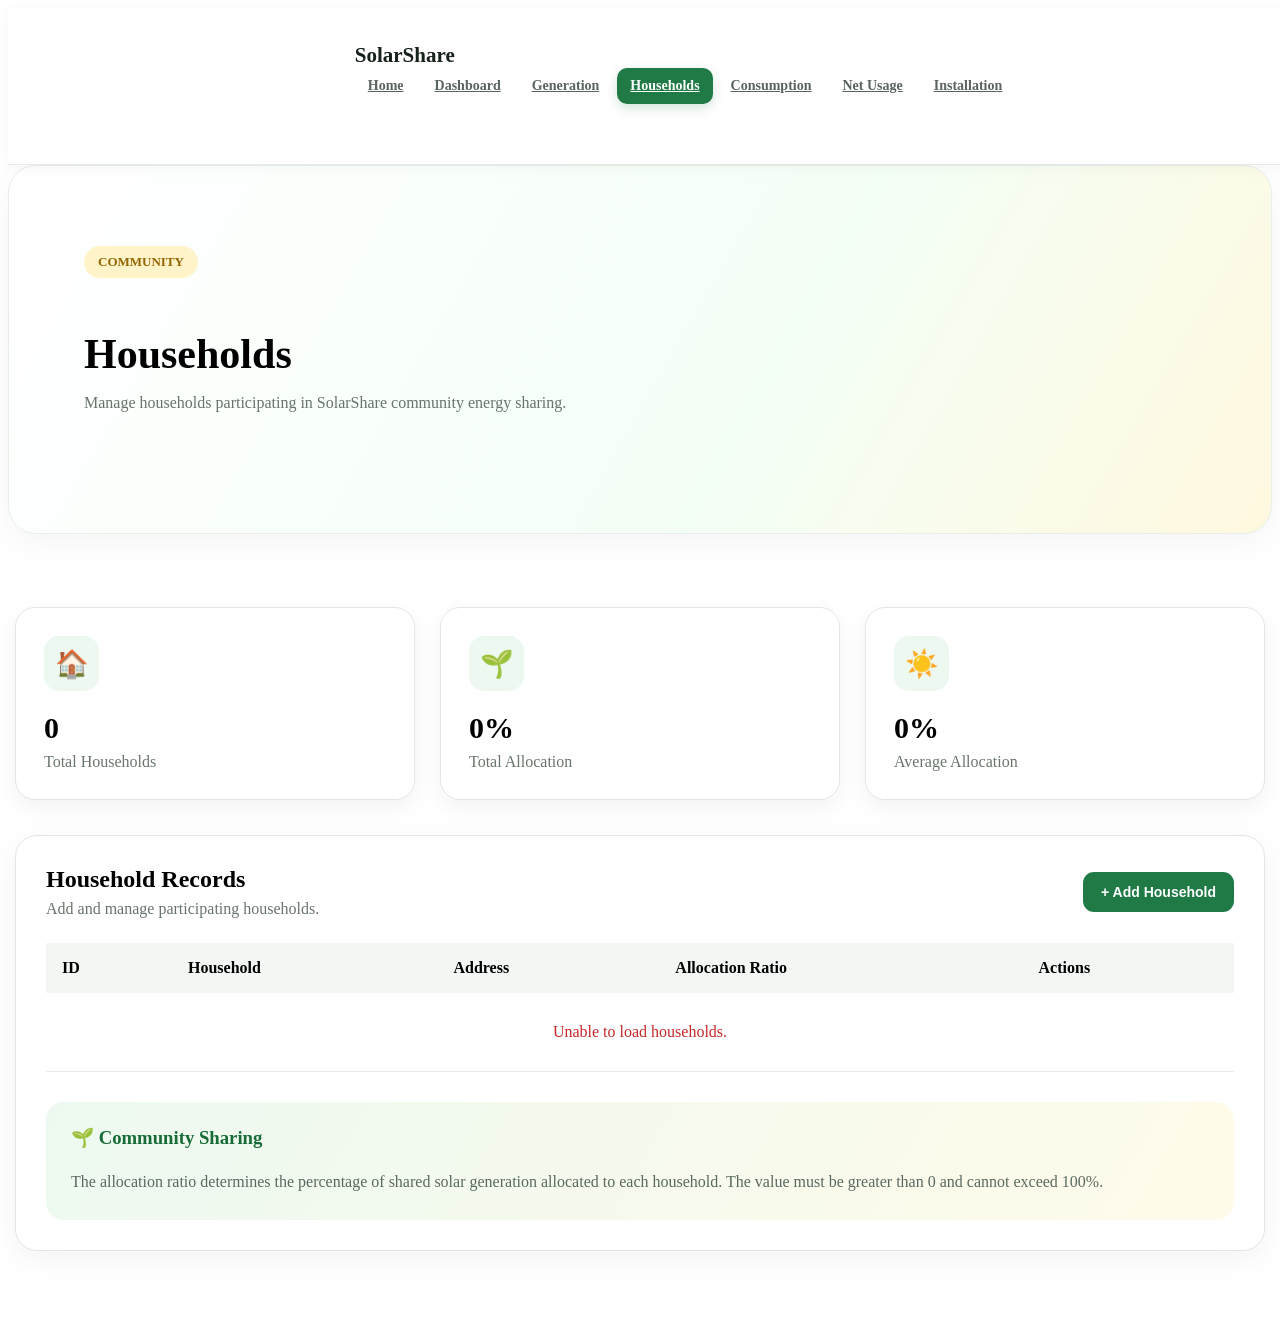
<file: solarshare/src/main/resources/static/households.html>
<!DOCTYPE html>
<html lang="en">

<head>

    <meta charset="UTF-8">

    <meta name="viewport"
          content="width=device-width, initial-scale=1.0">

    <title>SolarShare | Households</title>

    <link rel="stylesheet" href="style.css">

    <style>

        .household-page {
            padding: 45px 0 80px;
        }

        .household-stats {
            display: grid;
            grid-template-columns: repeat(3, 1fr);
            gap: 25px;
            margin-bottom: 35px;
        }

        .household-card {
            background: white;
            border: 1px solid #e1e8e3;
            border-radius: 20px;
            padding: 28px;
            box-shadow: 0 8px 25px rgba(0,0,0,0.05);
        }

        .household-icon {
            width: 55px;
            height: 55px;
            border-radius: 15px;
            background: #edf8f0;
            display: flex;
            align-items: center;
            justify-content: center;
            font-size: 27px;
            margin-bottom: 20px;
        }

        .household-card h2 {
            margin: 0 0 8px;
            font-size: 30px;
        }

        .household-card p {
            margin: 0;
            color: #68756c;
        }

        .household-section {
            background: white;
            border: 1px solid #e1e8e3;
            border-radius: 22px;
            padding: 30px;
            box-shadow: 0 8px 30px rgba(0,0,0,0.05);
        }

        .section-top {
            display: flex;
            justify-content: space-between;
            align-items: center;
            gap: 20px;
            margin-bottom: 25px;
        }

        .section-top h2 {
            margin: 0 0 7px;
        }

        .section-top p {
            margin: 0;
            color: #68756c;
        }

        .household-table-wrapper {
            overflow-x: auto;
        }

        .household-table {
            width: 100%;
            border-collapse: collapse;
            min-width: 750px;
        }

        .household-table th {
            background: #f3f7f4;
            text-align: left;
            padding: 16px;
        }

        .household-table td {
            padding: 17px 16px;
            border-bottom: 1px solid #e7ece8;
        }

        .household-name {
            font-weight: 700;
            color: #183a24;
        }

        .allocation-badge {
            display: inline-block;
            padding: 8px 14px;
            border-radius: 20px;
            background: #e9f7ed;
            color: #19723b;
            font-weight: 700;
        }

        .delete-btn {
            border: none;
            border-radius: 8px;
            padding: 8px 14px;
            cursor: pointer;
            font-weight: 600;
            background: #ffecec;
            color: #c62828;
        }

        .modal-overlay {
            display: none;
            position: fixed;
            inset: 0;
            background: rgba(0,0,0,0.5);
            z-index: 1000;
            align-items: center;
            justify-content: center;
            padding: 20px;
        }

        .modal-box {
            width: 100%;
            max-width: 600px;
            background: white;
            border-radius: 22px;
            padding: 30px;
            box-shadow: 0 20px 60px rgba(0,0,0,0.2);
        }

        .modal-header {
            display: flex;
            justify-content: space-between;
            align-items: center;
            margin-bottom: 25px;
        }

        .modal-header h2 {
            margin: 0;
        }

        .close-button {
            border: none;
            background: #f1f4f2;
            width: 42px;
            height: 42px;
            border-radius: 50%;
            font-size: 22px;
            cursor: pointer;
        }

        .form-group {
            margin-bottom: 20px;
        }

        .form-group label {
            display: block;
            margin-bottom: 8px;
            font-weight: 700;
        }

        .form-group input {
            width: 100%;
            box-sizing: border-box;
            padding: 14px;
            border: 1px solid #d4dfd8;
            border-radius: 12px;
            font-size: 16px;
        }

        .form-group input:focus {
            outline: none;
            border-color: #218447;
        }

        .save-button {
            width: 100%;
            border: none;
            padding: 15px;
            border-radius: 12px;
            background: #218447;
            color: white;
            font-size: 16px;
            font-weight: 700;
            cursor: pointer;
        }

        .save-button:hover {
            background: #176b37;
        }

        .message-box {
            margin-top: 18px;
            padding: 15px;
            border-radius: 10px;
            display: none;
        }

        .message-success {
            display: block;
            background: #edf9f0;
            color: #21733c;
        }

        .message-error {
            display: block;
            background: #fff0f0;
            color: #c62828;
        }

        .info-box {
            margin-top: 30px;
            padding: 25px;
            border-radius: 18px;
            background: linear-gradient(
                    120deg,
                    #edf9f0,
                    #fffbea
            );
        }

        .info-box h3 {
            margin-top: 0;
            color: #176b37;
        }

        .info-box p {
            margin-bottom: 0;
            color: #596960;
            line-height: 1.7;
        }

        @media (max-width: 800px) {

            .household-stats {
                grid-template-columns: 1fr;
            }

            .section-top {
                flex-direction: column;
                align-items: stretch;
            }

        }

    </style>

</head>


<body>


<!-- ================= NAVBAR ================= -->

<nav class="navbar">

    <div class="container">

        <div class="logo">
            SolarShare
        </div>

        <div class="nav-links">

            <a href="index.html">
                Home
            </a>

            <a href="dashboard.html">
                Dashboard
            </a>

            <a href="generation.html">
                Generation
            </a>

            <a href="households.html"
               class="active">
                Households
            </a>

            <a href="consumption.html">
                Consumption
            </a>

            <a href="net-usage.html">
                Net Usage
            </a>

            <a href="installation.html">
                Installation
            </a>

        </div>

    </div>

</nav>


<!-- ================= HERO ================= -->

<section class="page-hero">

    <div class="container">

        <span class="badge">
            COMMUNITY
        </span>

        <h1>
            Households
        </h1>

        <p>
            Manage households participating in
            SolarShare community energy sharing.
        </p>

    </div>

</section>


<!-- ================= MAIN ================= -->

<main class="container household-page">


    <!-- ================= STATS ================= -->

    <div class="household-stats">


        <div class="household-card">

            <div class="household-icon">
                🏠
            </div>

            <h2 id="householdCount">
                0
            </h2>

            <p>
                Total Households
            </p>

        </div>


        <div class="household-card">

            <div class="household-icon">
                🌱
            </div>

            <h2 id="totalAllocation">
                0%
            </h2>

            <p>
                Total Allocation
            </p>

        </div>


        <div class="household-card">

            <div class="household-icon">
                ☀️
            </div>

            <h2 id="averageAllocation">
                0%
            </h2>

            <p>
                Average Allocation
            </p>

        </div>

    </div>


    <!-- ================= TABLE ================= -->

    <div class="household-section">


        <div class="section-top">

            <div>

                <h2>
                    Household Records
                </h2>

                <p>
                    Add and manage participating households.
                </p>

            </div>


            <button
                    class="btn btn-primary"
                    onclick="openAddModal()">

                + Add Household

            </button>

        </div>


        <div class="household-table-wrapper">

            <table class="household-table">

                <thead>

                <tr>

                    <th>
                        ID
                    </th>

                    <th>
                        Household
                    </th>

                    <th>
                        Address
                    </th>

                    <th>
                        Allocation Ratio
                    </th>

                    <th>
                        Actions
                    </th>

                </tr>

                </thead>


                <tbody id="householdTable">

                <tr>

                    <td colspan="5"
                        style="text-align:center; padding:30px;">

                        Loading...

                    </td>

                </tr>

                </tbody>

            </table>

        </div>


        <div id="pageMessage"
             class="message-box">
        </div>


        <!-- INFO -->

        <div class="info-box">

            <h3>
                🌱 Community Sharing
            </h3>

            <p>
                The allocation ratio determines the
                percentage of shared solar generation
                allocated to each household.
                The value must be greater than 0
                and cannot exceed 100%.
            </p>

        </div>


    </div>


</main>


<!-- ================= MODAL ================= -->

<div id="householdModal"
     class="modal-overlay">


    <div class="modal-box">


        <div class="modal-header">

            <h2>
                Add Household
            </h2>

            <button
                    class="close-button"
                    onclick="closeModal()">

                ×

            </button>

        </div>


        <form id="householdForm">


            <div class="form-group">

                <label for="householdName">
                    Household Name
                </label>

                <input
                        type="text"
                        id="householdName"
                        placeholder="Enter household name"
                        required>

            </div>


            <div class="form-group">

                <label for="address">
                    Address
                </label>

                <input
                        type="text"
                        id="address"
                        placeholder="Enter address"
                        required>

            </div>


            <div class="form-group">

                <label for="allocationRatio">
                    Allocation Ratio (%)
                </label>

                <input
                        type="number"
                        id="allocationRatio"
                        min="0.01"
                        max="100"
                        step="0.01"
                        placeholder="Example: 25"
                        required>

            </div>


            <button
                    type="submit"
                    class="save-button">

                Add Household

            </button>


        </form>


        <div id="modalMessage"
             class="message-box">
        </div>


    </div>

</div>


<!-- ================= JAVASCRIPT ================= -->

<script>


    const API_URL =
        "http://localhost:8080/api/households";


    /* =========================
       LOAD HOUSEHOLDS
    ========================= */

    async function loadHouseholds() {

        const table =
            document.getElementById(
                "householdTable"
            );


        try {

            const response =
                await fetch(API_URL);


            if (!response.ok) {

                throw new Error(
                    "HTTP " + response.status
                );

            }


            const data =
                await response.json();


            table.innerHTML = "";


            if (!data || data.length === 0) {

                table.innerHTML = `

                <tr>

                    <td colspan="5"
                        style="text-align:center; padding:30px;">

                        No households found.

                    </td>

                </tr>

            `;

                updateStats([]);

                return;

            }


            data.forEach(item => {

                const row =
                    document.createElement("tr");


                row.innerHTML = `

                <td>
                    ${item.householdId}
                </td>

                <td>

                    <span class="household-name">

                        ${item.householdName || "-"}

                    </span>

                </td>

                <td>
                    ${item.address || "-"}
                </td>

                <td>

                    <span class="allocation-badge">

                        ${Number(
                    item.allocationRatio || 0
                ).toFixed(2)}%

                    </span>

                </td>

                <td>

                    <button
                        class="delete-btn"
                        onclick="deleteHousehold(
                            ${item.householdId}
                        )">

                        Delete

                    </button>

                </td>

            `;


                table.appendChild(row);

            });


            updateStats(data);

        }

        catch (error) {

            console.error(
                "Household error:",
                error
            );


            table.innerHTML = `

            <tr>

                <td colspan="5"
                    style="text-align:center; padding:30px; color:#c62828;">

                    Unable to load households.

                </td>

            </tr>

        `;

        }

    }


    /* =========================
       UPDATE STATS
    ========================= */

    function updateStats(data) {

        let totalAllocation = 0;


        data.forEach(item => {

            totalAllocation +=
                Number(
                    item.allocationRatio || 0
                );

        });


        const average =
            data.length > 0
                ? totalAllocation / data.length
                : 0;


        document.getElementById(
            "householdCount"
        ).textContent =
            data.length;


        document.getElementById(
            "totalAllocation"
        ).textContent =
            totalAllocation.toFixed(2) + "%";


        document.getElementById(
            "averageAllocation"
        ).textContent =
            average.toFixed(2) + "%";

    }


    /* =========================
       OPEN MODAL
    ========================= */

    function openAddModal() {

        document.getElementById(
            "householdForm"
        ).reset();


        document.getElementById(
            "modalMessage"
        ).innerHTML = "";


        document.getElementById(
            "householdModal"
        ).style.display =
            "flex";

    }


    /* =========================
       CLOSE MODAL
    ========================= */

    function closeModal() {

        document.getElementById(
            "householdModal"
        ).style.display =
            "none";

    }


    /* =========================
       ADD HOUSEHOLD
    ========================= */

    document.getElementById(
        "householdForm"
    ).addEventListener(
        "submit",
        async function(event) {

            event.preventDefault();


            const householdName =
                document.getElementById(
                    "householdName"
                ).value.trim();


            const address =
                document.getElementById(
                    "address"
                ).value.trim();


            const allocationRatio =
                Number(
                    document.getElementById(
                        "allocationRatio"
                    ).value
                );


            if (!householdName) {

                showModalMessage(
                    "Please enter household name.",
                    false
                );

                return;

            }


            if (!address) {

                showModalMessage(
                    "Please enter address.",
                    false
                );

                return;

            }


            if (
                allocationRatio <= 0 ||
                allocationRatio > 100
            ) {

                showModalMessage(
                    "Allocation ratio must be greater than 0 and cannot exceed 100.",
                    false
                );

                return;

            }


            const body = {

                householdName:
                householdName,

                address:
                address,

                allocationRatio:
                allocationRatio

            };


            try {

                const response =
                    await fetch(
                        API_URL,
                        {
                            method: "POST",

                            headers: {
                                "Content-Type":
                                    "application/json"
                            },

                            body:
                                JSON.stringify(body)
                        }
                    );


                if (!response.ok) {

                    const errorText =
                        await response.text();


                    throw new Error(
                        errorText ||
                        "Request failed"
                    );

                }


                closeModal();


                showPageMessage(
                    "Household added successfully.",
                    true
                );


                await loadHouseholds();

            }

            catch (error) {

                console.error(
                    "Add household error:",
                    error
                );


                showModalMessage(
                    "Failed to connect to SolarShare backend. " +
                    error.message,
                    false
                );

            }

        }
    );


    /* =========================
       DELETE HOUSEHOLD
    ========================= */

    async function deleteHousehold(id) {

        const confirmed =
            confirm(
                "Are you sure you want to delete this household?"
            );


        if (!confirmed) {

            return;

        }


        try {

            const response =
                await fetch(
                    `${API_URL}/${id}`,
                    {
                        method: "DELETE"
                    }
                );


            if (!response.ok) {

                throw new Error(
                    "Delete failed"
                );

            }


            showPageMessage(
                "Household deleted successfully.",
                true
            );


            await loadHouseholds();

        }

        catch (error) {

            console.error(
                "Delete household error:",
                error
            );


            showPageMessage(
                "Failed to delete household.",
                false
            );

        }

    }


    /* =========================
       MESSAGES
    ========================= */

    function showModalMessage(
        message,
        success
    ) {

        const element =
            document.getElementById(
                "modalMessage"
            );


        element.textContent =
            message;


        element.className =
            "message-box " +
            (
                success
                    ? "message-success"
                    : "message-error"
            );

    }


    function showPageMessage(
        message,
        success
    ) {

        const element =
            document.getElementById(
                "pageMessage"
            );


        element.textContent =
            message;


        element.className =
            "message-box " +
            (
                success
                    ? "message-success"
                    : "message-error"
            );

    }


    /* =========================
       START
    ========================= */

    loadHouseholds();


</script>


</body>

</html>
</file>
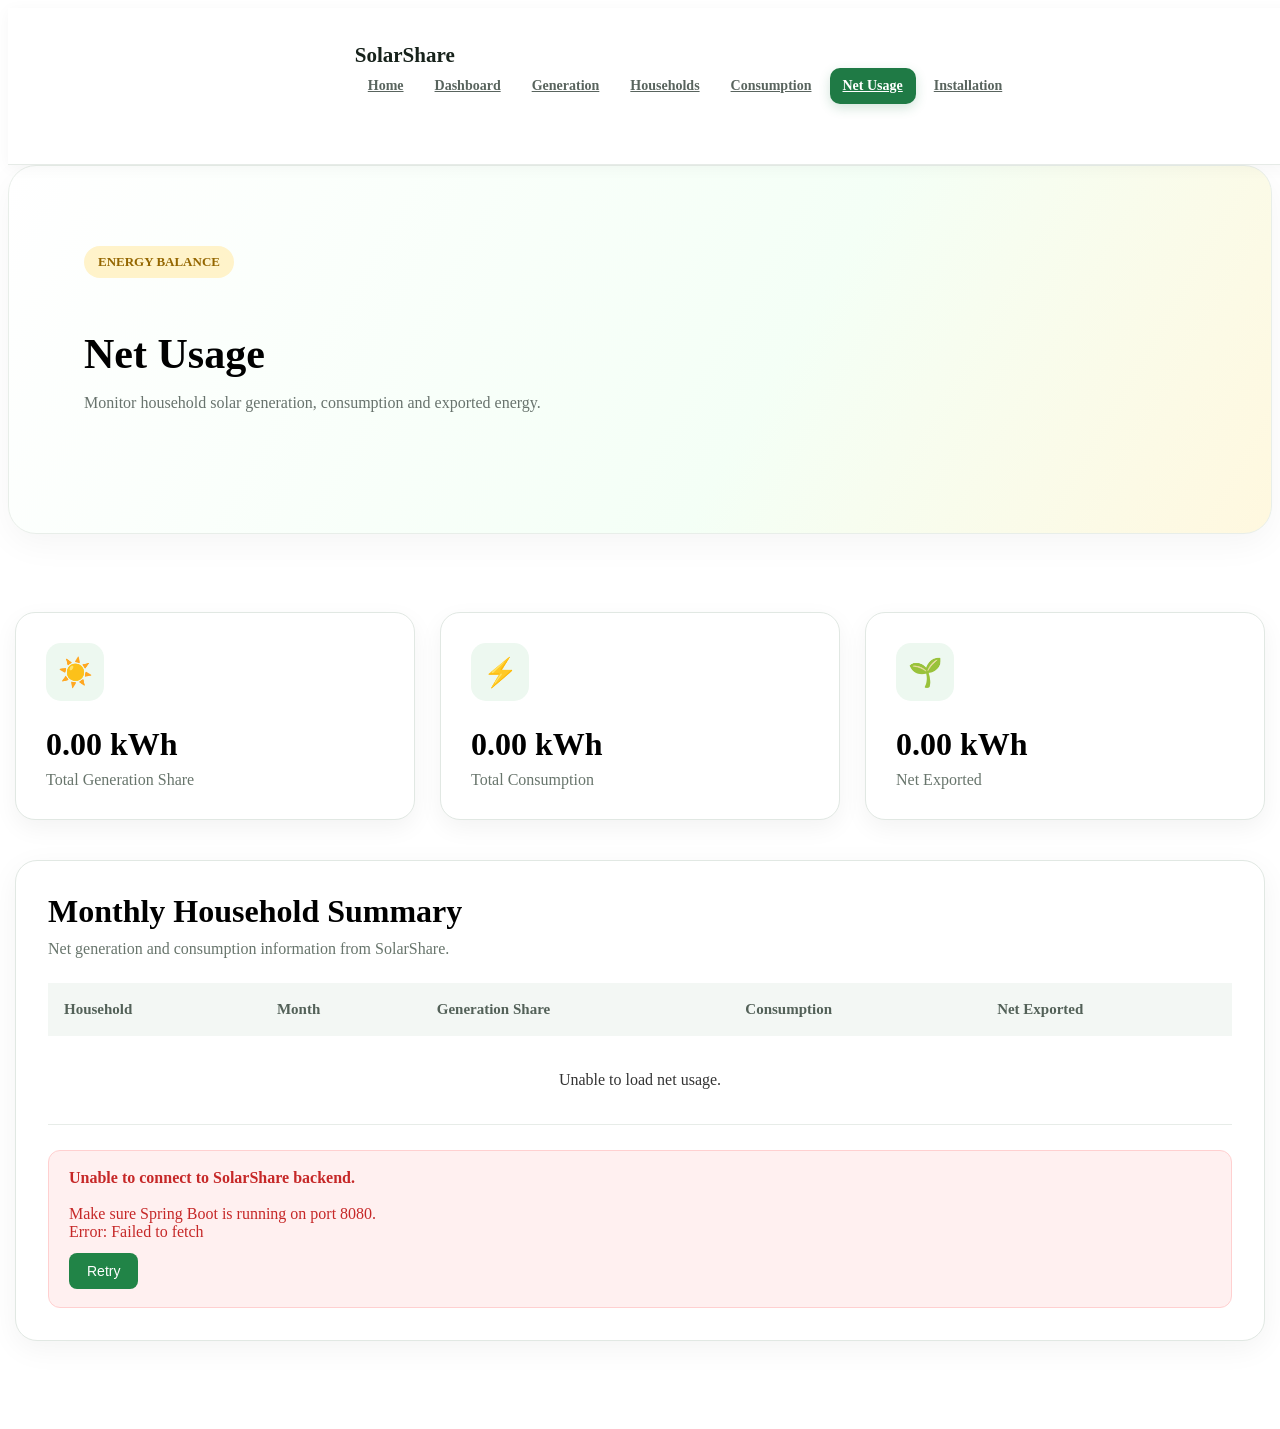
<file: solarshare/src/main/resources/static/net-usage.html>
<!DOCTYPE html>
<html lang="en">

<head>

    <meta charset="UTF-8">

    <meta name="viewport"
          content="width=device-width, initial-scale=1.0">

    <title>SolarShare | Net Usage</title>

    <link rel="stylesheet" href="style.css">

    <style>

        /* =========================
           NET USAGE PAGE
        ========================= */

        .net-page {
            padding: 50px 0 80px;
        }

        .net-summary {
            display: grid;
            grid-template-columns: repeat(3, 1fr);
            gap: 25px;
            margin-bottom: 40px;
        }

        .net-card {
            background: white;
            border: 1px solid #e1e8e3;
            border-radius: 20px;
            padding: 30px;
            box-shadow: 0 8px 25px rgba(0,0,0,0.05);
        }

        .net-card-icon {
            width: 58px;
            height: 58px;
            border-radius: 15px;
            display: flex;
            align-items: center;
            justify-content: center;
            font-size: 28px;
            margin-bottom: 25px;
            background: #edf8f0;
        }

        .net-card h2 {
            font-size: 32px;
            margin: 0 0 8px;
        }

        .net-card p {
            color: #68756c;
            margin: 0;
            font-size: 16px;
        }

        .net-table-card {
            background: white;
            border: 1px solid #e1e8e3;
            border-radius: 22px;
            padding: 32px;
            box-shadow: 0 8px 30px rgba(0,0,0,0.05);
        }

        .net-table-header {
            margin-bottom: 25px;
        }

        .net-table-header h2 {
            font-size: 32px;
            margin: 0 0 10px;
        }

        .net-table-header p {
            color: #68756c;
            margin: 0;
            font-size: 16px;
        }

        .net-table-wrapper {
            width: 100%;
            overflow-x: auto;
        }

        .net-table {
            width: 100%;
            border-collapse: collapse;
            min-width: 700px;
        }

        .net-table th {
            background: #f3f7f4;
            color: #536158;
            text-align: left;
            padding: 18px 16px;
            font-size: 15px;
        }

        .net-table td {
            padding: 20px 16px;
            border-bottom: 1px solid #e7ece8;
            color: #333;
        }

        .net-table tbody tr:hover {
            background: #fafcfb;
        }

        .household-name {
            font-weight: 700;
            color: #183a24;
        }

        .generation-badge {
            display: inline-block;
            padding: 8px 14px;
            border-radius: 20px;
            background: #e9f7ed;
            color: #19723b;
            font-weight: 700;
        }

        .net-badge {
            display: inline-block;
            padding: 8px 14px;
            border-radius: 20px;
            background: #e9f7ed;
            color: #19723b;
            font-weight: 700;
        }

        .total-row {
            background: #f5faf6;
            font-weight: 700;
        }

        .total-row td {
            border-bottom: none;
            padding: 20px 16px;
        }

        .loading {
            text-align: center;
            padding: 35px !important;
            color: #68756c;
        }

        .error-box {
            margin-top: 25px;
            padding: 18px 20px;
            border-radius: 12px;
            background: #fff0f0;
            color: #c62828;
            border: 1px solid #ffd0d0;
        }

        .success-box {
            margin-top: 25px;
            padding: 18px 20px;
            border-radius: 12px;
            background: #edf9f0;
            color: #21733c;
            border: 1px solid #cdebd4;
        }

        .retry-button {
            margin-top: 12px;
            border: none;
            padding: 10px 18px;
            border-radius: 8px;
            background: #218447;
            color: white;
            cursor: pointer;
            font-size: 14px;
        }

        .retry-button:hover {
            background: #176b37;
        }

        @media (max-width: 800px) {

            .net-summary {
                grid-template-columns: 1fr;
            }

            .net-table-card {
                padding: 20px;
            }

            .net-table-header h2 {
                font-size: 26px;
            }

        }

    </style>

</head>


<body>


<!-- =====================================================
     NAVBAR
===================================================== -->

<nav class="navbar">

    <div class="container">

        <div class="logo">
            SolarShare
        </div>


        <div class="nav-links">

            <a href="index.html">
                Home
            </a>

            <a href="dashboard.html">
                Dashboard
            </a>

            <a href="generation.html">
                Generation
            </a>

            <a href="households.html">
                Households
            </a>

            <a href="consumption.html">
                Consumption
            </a>

            <a href="net-usage.html"
               class="active">
                Net Usage
            </a>

            <a href="installation.html">
                Installation
            </a>

        </div>

    </div>

</nav>


<!-- =====================================================
     HERO
===================================================== -->

<section class="page-hero">

    <div class="container">

        <span class="badge">
            ENERGY BALANCE
        </span>

        <h1>
            Net Usage
        </h1>

        <p>
            Monitor household solar generation,
            consumption and exported energy.
        </p>

    </div>

</section>


<!-- =====================================================
     MAIN
===================================================== -->

<main class="container net-page">


    <!-- =================================================
         SUMMARY CARDS
    ================================================== -->

    <div class="net-summary">


        <!-- GENERATION -->

        <div class="net-card">

            <div class="net-card-icon">
                ☀️
            </div>

            <h2 id="totalGeneration">
                0.00 kWh
            </h2>

            <p>
                Total Generation Share
            </p>

        </div>


        <!-- CONSUMPTION -->

        <div class="net-card">

            <div class="net-card-icon">
                ⚡
            </div>

            <h2 id="totalConsumption">
                0.00 kWh
            </h2>

            <p>
                Total Consumption
            </p>

        </div>


        <!-- NET -->

        <div class="net-card">

            <div class="net-card-icon">
                🌱
            </div>

            <h2 id="netEnergy">
                0.00 kWh
            </h2>

            <p>
                Net Exported
            </p>

        </div>

    </div>


    <!-- =================================================
         TABLE
    ================================================== -->

    <div class="net-table-card">


        <div class="net-table-header">

            <h2>
                Monthly Household Summary
            </h2>

            <p>
                Net generation and consumption information
                from SolarShare.
            </p>

        </div>


        <div class="net-table-wrapper">

            <table class="net-table">


                <thead>

                <tr>

                    <th>
                        Household
                    </th>

                    <th>
                        Month
                    </th>

                    <th>
                        Generation Share
                    </th>

                    <th>
                        Consumption
                    </th>

                    <th>
                        Net Exported
                    </th>

                </tr>

                </thead>


                <tbody id="netUsageTable">

                <tr>

                    <td colspan="5"
                        class="loading">

                        Loading net usage...

                    </td>

                </tr>

                </tbody>


            </table>

        </div>


        <div id="message">
        </div>


    </div>


</main>


<!-- =====================================================
     JAVASCRIPT
===================================================== -->

<script>


    /*
        IMPORTANT

        Your Spring Boot application runs on port 8080.

        Therefore we explicitly use:

        http://localhost:8080/api/net-usage/monthly-summary

        This also works if IntelliJ opens the HTML preview
        using port 63342.
    */

    const API_URL =
        "http://localhost:8080/api/net-usage/monthly-summary";


    async function loadNetUsage() {


        const table =
            document.getElementById("netUsageTable");


        const message =
            document.getElementById("message");


        try {


            console.log(
                "Connecting to:",
                API_URL
            );


            const response =
                await fetch(API_URL);


            console.log(
                "API response status:",
                response.status
            );


            if (!response.ok) {

                throw new Error(
                    "Server returned HTTP " +
                    response.status
                );

            }


            const data =
                await response.json();


            console.log(
                "Net Usage Data:",
                data
            );


            /*
                Clear loading message
            */

            table.innerHTML = "";


            /*
                Check for empty data
            */

            if (!Array.isArray(data) ||
                data.length === 0) {


                table.innerHTML = `

                <tr>

                    <td colspan="5"
                        class="loading">

                        No net usage records found.

                    </td>

                </tr>

            `;


                updateCards([]);


                return;

            }


            /*
                Variables for totals
            */

            let totalGeneration = 0;

            let totalConsumption = 0;

            let totalNetExported = 0;


            /*
                Create table rows
            */

            data.forEach(item => {


                const generation =
                    Number(
                        item.totalGenerationShare || 0
                    );


                const consumption =
                    Number(
                        item.totalConsumption || 0
                    );


                const netExported =
                    Number(
                        item.netExported || 0
                    );


                totalGeneration +=
                    generation;


                totalConsumption +=
                    consumption;


                totalNetExported +=
                    netExported;


                const row =
                    document.createElement("tr");


                row.innerHTML = `

                <td>

                    <span class="household-name">

                        ${item.householdName || "Unknown"}

                    </span>

                </td>


                <td>

                    ${item.month || "-"}

                </td>


                <td>

                    <span class="generation-badge">

                        ${generation.toFixed(2)} kWh

                    </span>

                </td>


                <td>

                    ${consumption.toFixed(2)} kWh

                </td>


                <td>

                    <span class="net-badge">

                        ${netExported.toFixed(2)} kWh

                    </span>

                </td>

            `;


                table.appendChild(row);


            });


            /*
                Add total row
            */

            const totalRow =
                document.createElement("tr");


            totalRow.className =
                "total-row";


            totalRow.innerHTML = `

            <td>
                TOTAL
            </td>

            <td>
                -
            </td>

            <td>
                ${totalGeneration.toFixed(2)} kWh
            </td>

            <td>
                ${totalConsumption.toFixed(2)} kWh
            </td>

            <td>
                ${totalNetExported.toFixed(2)} kWh
            </td>

        `;


            table.appendChild(totalRow);


            /*
                Update summary cards
            */

            document.getElementById(
                "totalGeneration"
            ).textContent =
                totalGeneration.toFixed(2)
                + " kWh";


            document.getElementById(
                "totalConsumption"
            ).textContent =
                totalConsumption.toFixed(2)
                + " kWh";


            document.getElementById(
                "netEnergy"
            ).textContent =
                totalNetExported.toFixed(2)
                + " kWh";


            /*
                Success message
            */

            message.innerHTML = `

            <div class="success-box">

                Net usage loaded successfully.

            </div>

        `;


        }


        catch (error) {


            console.error(
                "NET USAGE ERROR:",
                error
            );


            /*
                Show error in table
            */

            table.innerHTML = `

            <tr>

                <td colspan="5"
                    class="loading">

                    Unable to load net usage.

                </td>

            </tr>

        `;


            /*
                Show useful error
            */

            message.innerHTML = `

            <div class="error-box">

                <strong>
                    Unable to connect to SolarShare backend.
                </strong>

                <br><br>

                Make sure Spring Boot is running
                on port 8080.

                <br>

                Error:
                ${error.message}

                <br>

                <button
                    class="retry-button"
                    onclick="loadNetUsage()">

                    Retry

                </button>

            </div>

        `;

        }

    }


    /*
        Load automatically when page opens
    */

    loadNetUsage();


</script>


</body>

</html>
</file>
<file: solarshare/src/main/resources/static/style.css>
/* ===* {
    margin: 0;
    padding: 0;
    box-sizing: border-box;
}

html {
    scroll-behavior: smooth;
}

body {
    font-family: Arial, Helvetica, sans-serif;
    background: #f5f8f5;
    color: #17221b;
    line-height: 1.6;
}

a {
    text-decoration: none;
    color: inherit;
}

button,
input,
select {
    font-family: inherit;
}

/* ================= NAVBAR ================= */

.navbar {
    width: 100%;
    min-height: 72px;
    background: #ffffff;
    border-bottom: 1px solid #e6ebe7;

    display: flex;
    align-items: center;
    justify-content: space-between;

    padding: 0 45px;

    position: sticky;
    top: 0;
    z-index: 1000;

    box-shadow: 0 3px 15px rgba(0, 0, 0, 0.04);
}

.logo {
    display: flex;
    align-items: center;
    gap: 10px;

    font-size: 21px;
    font-weight: 800;
    color: #17221b;

    white-space: nowrap;
}

.logo-icon {
    width: 40px;
    height: 40px;

    display: flex;
    align-items: center;
    justify-content: center;

    border-radius: 12px;
    background: #fff3c7;

    font-size: 22px;
}

.nav-links {
    display: flex;
    align-items: center;
    gap: 5px;
}

.nav-links a {
    padding: 10px 13px;

    border-radius: 10px;

    color: #59645e;

    font-size: 14px;
    font-weight: 600;

    transition: 0.2s;
}

.nav-links a:hover {
    background: #edf7f0;
    color: #19703e;
}

.nav-links a.active {
    background: #1f7a45;
    color: white;

    box-shadow: 0 4px 12px rgba(31, 122, 69, 0.2);
}

/* ================= COMMON ================= */

.container {
    max-width: 1250px;
    margin: auto;
    padding: 35px 25px 60px;
}

.page-hero {
    background:
            linear-gradient(
                    120deg,
                    #ffffff,
                    #f4fff6 60%,
                    #fff8df
            );

    border: 1px solid #e8eee9;

    border-radius: 28px;

    padding: 45px 50px;

    margin-bottom: 28px;

    box-shadow: 0 10px 35px rgba(0, 0, 0, 0.045);
}

.page-hero-content {
    max-width: 760px;
}

.badge {
    display: inline-flex;
    align-items: center;
    gap: 7px;

    padding: 8px 14px;

    background: #fff3ca;
    color: #946600;

    border-radius: 30px;

    font-size: 13px;
    font-weight: 700;

    margin-bottom: 17px;
}

.page-hero h1 {
    font-size: 42px;
    line-height: 1.15;

    margin-bottom: 14px;
}

.page-hero p {
    color: #68736d;

    font-size: 16px;

    max-width: 700px;
}

.section-title {
    margin-bottom: 20px;
}

.section-title h2 {
    font-size: 23px;
    margin-bottom: 5px;
}

.section-title p {
    color: #7b857f;
    font-size: 14px;
}

/* ================= BUTTONS ================= */

.btn {
    display: inline-flex;
    align-items: center;
    justify-content: center;

    border: none;

    border-radius: 11px;

    padding: 12px 18px;

    font-size: 14px;
    font-weight: 700;

    cursor: pointer;

    transition: 0.2s;
}

.btn-primary {
    background: #1f7a45;
    color: white;
}

.btn-primary:hover {
    background: #176438;
    transform: translateY(-1px);
}

.btn-secondary {
    background: #ffffff;
    color: #1f7a45;

    border: 1px solid #cfe2d4;
}

.btn-secondary:hover {
    background: #edf7f0;
}

.btn-danger {
    background: #fff0f0;
    color: #c0392b;
}

.btn-danger:hover {
    background: #ffe0e0;
}

/* ================= CARDS ================= */

.card {
    background: #ffffff;

    border: 1px solid #e7ece8;

    border-radius: 20px;

    padding: 25px;

    box-shadow: 0 7px 25px rgba(0, 0, 0, 0.045);
}

.cards-4 {
    display: grid;
    grid-template-columns: repeat(4, 1fr);
    gap: 18px;

    margin-bottom: 28px;
}

.cards-3 {
    display: grid;
    grid-template-columns: repeat(3, 1fr);
    gap: 18px;

    margin-bottom: 28px;
}

.stat-card {
    background: #ffffff;

    border: 1px solid #e7ece8;

    border-radius: 20px;

    padding: 23px;

    box-shadow: 0 7px 25px rgba(0, 0, 0, 0.045);
}

.stat-icon {
    width: 45px;
    height: 45px;

    display: flex;
    align-items: center;
    justify-content: center;

    background: #edf8f0;

    border-radius: 12px;

    font-size: 20px;

    margin-bottom: 15px;
}

.stat-card:nth-child(2) .stat-icon {
    background: #fff5d7;
}

.stat-card:nth-child(3) .stat-icon {
    background: #edf2ff;
}

.stat-card:nth-child(4) .stat-icon {
    background: #f2edff;
}

.stat-card h2 {
    font-size: 27px;
    margin-bottom: 4px;
}

.stat-card p {
    color: #7b857f;
    font-size: 13px;
}

/* ================= DASHBOARD ================= */

.dashboard-grid {
    display: grid;
    grid-template-columns: 1.5fr 1fr;
    gap: 22px;
    margin-bottom: 25px;
}

.chart {
    height: 270px;

    display: flex;
    align-items: flex-end;

    gap: 14px;

    padding: 20px 5px 0;

    border-bottom: 1px solid #e6ebe7;
}

.chart-column {
    flex: 1;

    height: 100%;

    display: flex;
    flex-direction: column;

    align-items: center;
    justify-content: flex-end;

    gap: 8px;
}

.chart-value {
    font-size: 11px;
    color: #6f7973;
}

.chart-bar {
    width: 48%;

    min-height: 7px;

    background: linear-gradient(
            to top,
            #1f7a45,
            #60bd80
    );

    border-radius: 8px 8px 3px 3px;
}

.chart-label {
    font-size: 11px;
    color: #89918c;
}

/* ================= TABLE ================= */

.table-wrapper {
    width: 100%;
    overflow-x: auto;
}

.data-table {
    width: 100%;
    border-collapse: collapse;
}

.data-table th {
    text-align: left;

    padding: 14px;

    background: #f6f8f6;

    color: #69736d;

    font-size: 12px;
}

.data-table td {
    padding: 15px 14px;

    border-bottom: 1px solid #edf0ed;

    font-size: 13px;

    color: #3f4943;
}

.badge-green {
    display: inline-block;

    padding: 6px 10px;

    border-radius: 20px;

    background: #eaf7ee;

    color: #217542;

    font-size: 12px;

    font-weight: 700;
}

/* ================= FORM ================= */

.form-grid {
    display: grid;

    grid-template-columns: repeat(2, 1fr);

    gap: 18px;
}

.form-group {
    margin-bottom: 17px;
}

.form-group.full {
    grid-column: 1 / -1;
}

.form-group label {
    display: block;

    margin-bottom: 7px;

    color: #37423b;

    font-size: 13px;

    font-weight: 700;
}

.form-group input,
.form-group select {
    width: 100%;

    padding: 13px 14px;

    border: 1px solid #dce4de;

    border-radius: 10px;

    background: #fbfcfb;

    outline: none;

    font-size: 14px;
}

.form-group input:focus,
.form-group select:focus {
    border-color: #1f7a45;

    background: white;

    box-shadow: 0 0 0 3px rgba(31, 122, 69, 0.08);
}

/* ================= TWO COLUMN ================= */

.two-column {
    display: grid;

    grid-template-columns: 1fr 1.5fr;

    gap: 22px;

    margin-bottom: 25px;
}

/* ================= EMPTY ================= */

.empty {
    text-align: center;

    padding: 40px 20px;

    color: #7d8781;
}

.empty-icon {
    font-size: 42px;

    margin-bottom: 10px;
}

/* ================= MODAL ================= */

.modal {
    position: fixed;

    inset: 0;

    background: rgba(20, 30, 24, 0.55);

    display: none;

    align-items: center;
    justify-content: center;

    padding: 20px;

    z-index: 2000;
}

.modal.show {
    display: flex;
}

.modal-content {
    width: 100%;
    max-width: 500px;

    background: white;

    border-radius: 22px;

    padding: 28px;

    box-shadow: 0 25px 70px rgba(0, 0, 0, 0.2);
}

.modal-header {
    display: flex;

    align-items: center;
    justify-content: space-between;

    margin-bottom: 23px;
}

.modal-header h2 {
    font-size: 21px;
}

.close {
    width: 35px;
    height: 35px;

    border: none;

    border-radius: 50%;

    background: #f0f3f0;

    font-size: 20px;

    cursor: pointer;
}

.message {
    display: none;

    padding: 11px;

    margin-top: 14px;

    border-radius: 9px;

    font-size: 13px;
}

.message.success {
    display: block;

    color: #217542;
    background: #eaf7ee;
}

.message.error {
    display: block;

    color: #c0392b;
    background: #fff0f0;
}

/* ================= INFO ================= */

.info-grid {
    display: grid;

    grid-template-columns: repeat(3, 1fr);

    gap: 18px;
}

.info-card {
    padding: 22px;

    background: #ffffff;

    border: 1px solid #e7ece8;

    border-radius: 18px;
}

.info-card-icon {
    font-size: 28px;

    margin-bottom: 12px;
}

.info-card h3 {
    margin-bottom: 7px;
}

.info-card p {
    color: #758079;

    font-size: 13px;
}

/* ================= FOOTER ================= */

.footer {
    text-align: center;

    padding: 30px 20px;

    color: #7b857f;

    font-size: 13px;
}

/* ================= RESPONSIVE ================= */

@media (max-width: 1050px) {

    .navbar {
        padding: 15px 20px;

        flex-direction: column;

        gap: 12px;
    }

    .nav-links {
        flex-wrap: wrap;

        justify-content: center;
    }

    .cards-4 {
        grid-template-columns: repeat(2, 1fr);
    }

    .dashboard-grid,
    .two-column {
        grid-template-columns: 1fr;
    }
}

@media (max-width: 700px) {

    .container {
        padding: 20px 14px 40px;
    }

    .page-hero {
        padding: 32px 25px;
    }

    .page-hero h1 {
        font-size: 32px;
    }

    .cards-4,
    .cards-3,
    .info-grid {
        grid-template-columns: 1fr;
    }

    .form-grid {
        grid-template-columns: 1fr;
    }

    .form-group.full {
        grid-column: auto;
    }

    .nav-links a {
        font-size: 12px;

        padding: 8px 9px;
    }
}


/* =========================================================
   RESPONSIVE - MOBILE
   ========================================================= */

@media (max-width: 600px) {

    .navbar {
        align-items: flex-start;
    }

    .nav-links {
        width: 100%;

        justify-content: flex-start;
    }

    .nav-links a {
        font-size: 13px;

        padding: 7px 8px;
    }

    .page-hero {
        padding: 55px 5%;
    }

    .page-hero h1 {
        font-size: 36px;
    }

    .hero {
        padding: 55px 5%;
    }

    .hero h1 {
        font-size: 42px;
    }

    .hero-visual {
        min-height: 320px;
    }

    .stats {
        grid-template-columns: 1fr;

        padding-left: 5%;
        padding-right: 5%;
    }

    .dashboard {
        grid-template-columns: 1fr;

        padding-left: 5%;
        padding-right: 5%;
    }

    .dashboard-content {
        padding-left: 5%;
        padding-right: 5%;
    }

    .features {
        padding-left: 5%;
        padding-right: 5%;
    }

    .section-title h2 {
        font-size: 32px;
    }

    .footer {
        flex-direction: column;

        padding-left: 5%;
        padding-right: 5%;
    }

    .bar-row {
        grid-template-columns: 1fr;
    }
}
</file>
